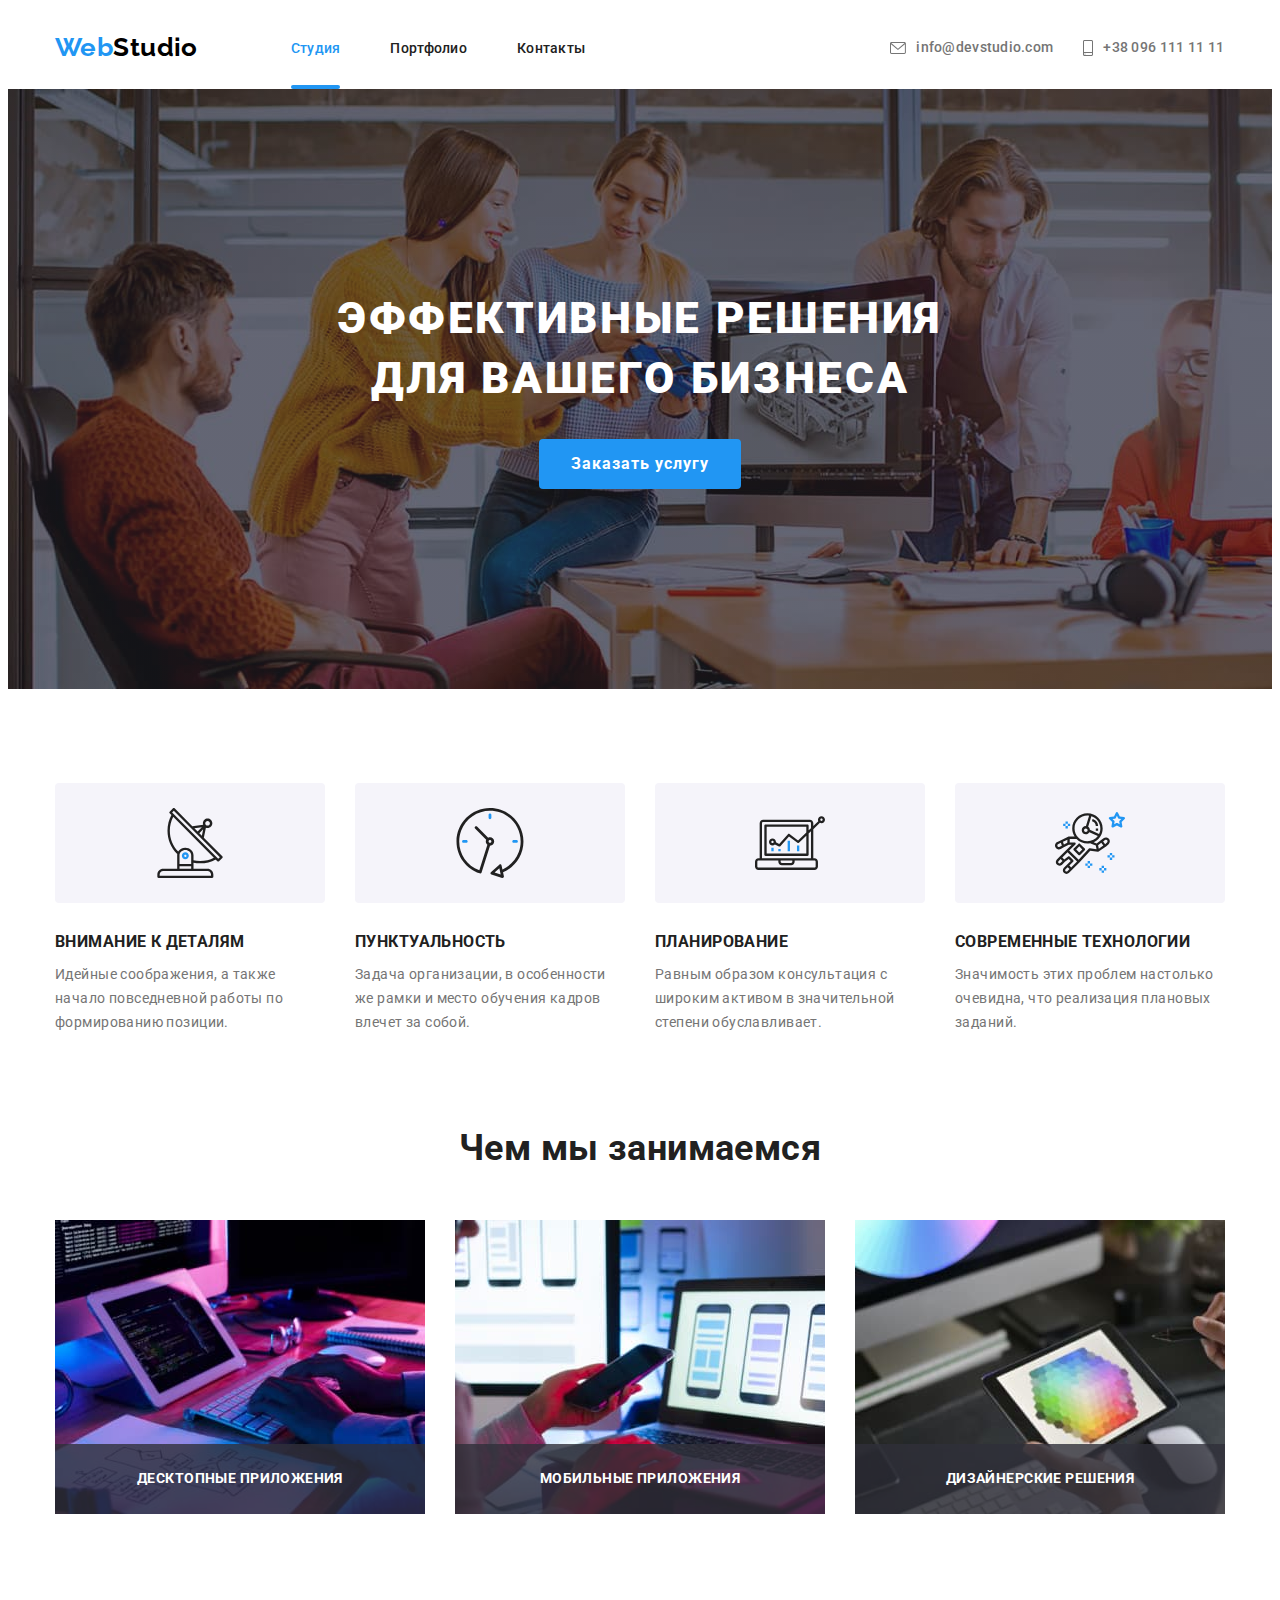
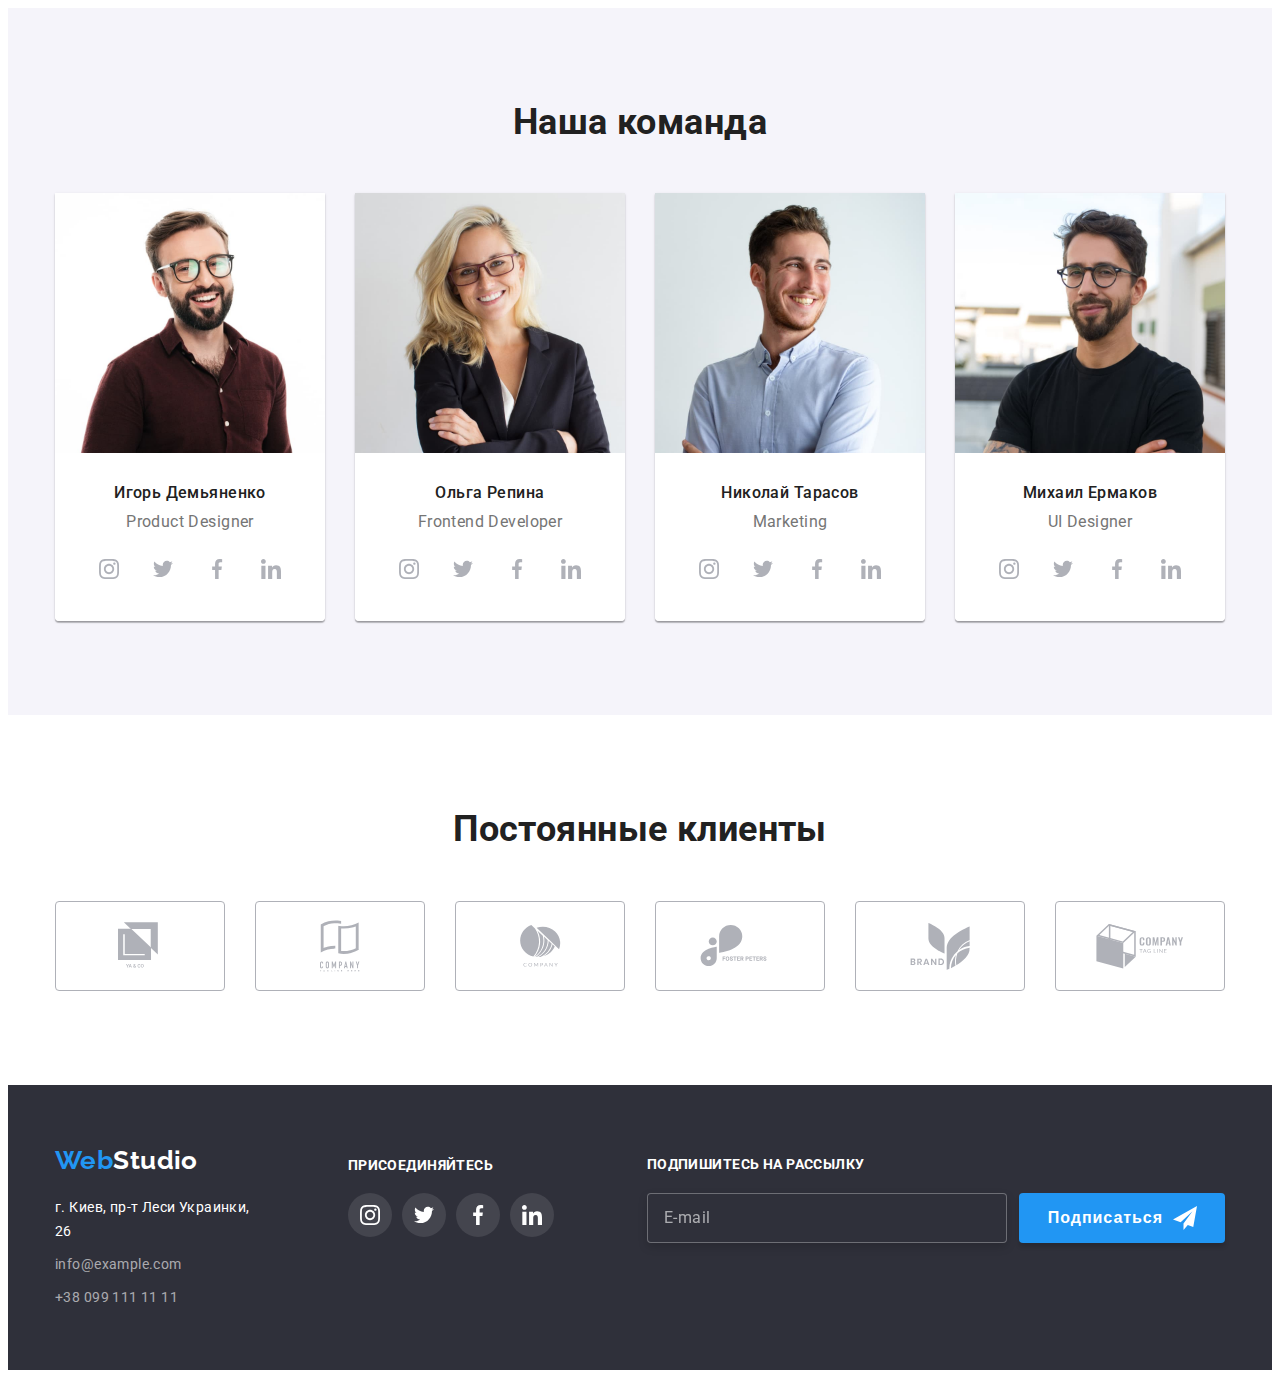
<file: index.html>
<!DOCTYPE html>
<html lang="ru">
<head>
    <link rel="stylesheet" href="https://cdnjs.cloudflare.com/ajax/libs/modern-normalize/1.0.0/modern-normalize.min.css"
      integrity="sha512-ISS7cAi1PEhQ8jnbJpJZMd29NlhNj4AWYyLOSp2CE/CsHxTCu+r+t0D2yoJudVrd0/8fTVPUVDzY5Tvli75u/g=="
      crossorigin="anonymous" />
    <meta charset="UTF-8">
    <meta name="viewport" content="width=device-width, initial-scale=1.0">
    <title>Документ</title>
    <link rel="preconnect" href="https://fonts.gstatic.com">
    <link rel="preconnect" href="https://fonts.gstatic.com">
    <link rel="preconnect" href="https://fonts.gstatic.com">
    <link href="https://fonts.googleapis.com/css2?family=Raleway:wght@700&family=Roboto:wght@400;500;700;900&display=swap"
      rel="stylesheet">
    <link rel="stylesheet" href="./css/style.css">
  </head>
<body>
   <header class="header">
    <div class="container">
    <nav class="nav">
      <a class="logo" href="./index.html"><span class="logo-part-one">Web</span><span class="logo-part-two difference">Studio</span></a>
      <ul class="site-nav">
            <li class="item"><a class="nav-link current" href="./index.html">Студия</a></li>
            <div class="current-page-line"></div>
            <li class="item"><a class="nav-link" href="./portfolio.html">Портфолио</a></li>
            <li class="item"><a class="nav-link" href="">Контакты</a></li>
        </ul>
        </nav>
        <ul class="adress-container">
            <li class="adress"><a class="adress difference" href="mailto:info@devstudio.com"><svg class="icon-envelope" width="16" height="12"><use href="./images/icons.svg#icon-envelope"></use></svg>info@devstudio.com</a></li>
            <li class="adress"><a class="adress difference" href="tel:+380991111111"><svg class="icon-smartphone" width="10" height="16">
              <use href="./images/icons.svg#icon-smartphone"></use>
            </svg>+38 096 111 11 11</a></li>
        </ul>
        </div>
   </header> 
   <!-- Hero -->
   <main>
       <section class="hero">
        <div class="container">
           <h1 class="hero-title">Эффективные решения для вашего бизнеса</h1>
   <!-- button --> 
           <button class="button" data-modal-open>Заказать услугу</button>
       </div>
          </section>
   <!-- Advantages -->
        <section class="advantages-section">
          <div class="container">
            <h2 class="visually-hidden"></h2>
               <ul class="advantages">
                   <li class="item">
                     <div class="advantages-icons"><svg width="70" height="70"><use href="./images/icons.svg#icon-antenna"></use></svg></div>
                    <h3 class="advantages-title">Внимание к деталям</h3>
                      <p class="advantages-text">
                        Идейные соображения, а также начало повседневной работы по формированию позиции.
                      </p>
                   </li>
                   <li class="item">
                    <div class="advantages-icons"><svg width="70" height="70">
                        <use href="./images/icons.svg#icon-clock"></use>
                      </svg></div>
                    <h3 class="advantages-title">Пунктуальность</h3>
                      <p class="advantages-text">
                        Задача организации, в особенности же рамки и место обучения кадров влечет за собой.                      
                      </p>
                   </li>
                    <li class="item">
                      <div class="advantages-icons"><svg width="70" height="70">
                          <use href="./images/icons.svg#icon-diagram"></use>
                        </svg></div>
                      <h3 class="advantages-title">Планирование</h3>
                        <p class="advantages-text">
                         Равным образом консультация с широким активом в значительной степени обуславливает.
                        </p>
                    </li>
                    <li class="item">
                      <div class="advantages-icons"><svg width="70" height="70">
                          <use href="./images/icons.svg#icon-astronaut"></use>
                        </svg></div>
                      <h3 class="advantages-title">Современные технологии</h3>
                        <p class="advantages-text">
                          Значимость этих проблем настолько очевидна, что реализация плановых заданий.
                        </p>
                    </li>
               </ul>
              </div>
        </section>
  <!-- What we do -->
        <section class="features-container">
          <div class="container">
            <h2 class="features-title">Чем мы занимаемся</h2>
             <ul class="features-list">
                 <li class="features-photos">
                     <a href="">
                     <div class="features-overlay">
                     <img src="images/img.jpg"
                     alt="laptop on the desk" width="370"/>
                    <p class="features-info">Десктопные приложения</p>
                    </div>
                    </a>
                 </li>
                 <li class="features-photos">
                     <a href="">
                      <div class="features-overlay">
                     <img src="images/img-2.jpg"
                     alt="a mobile phone in hand" width="370"/>
                    <p class="features-info">Мобильные приложения</p>
                    </div>
                    </a>
                
                 </li>
                 <li class="features-photos">
                     <a href="">
                      <div class="features-overlay">
                     <img src="images/img-3.jpg"
                    alt="a tablet in hand" width="370"/>
                    <p class="features-info">Дизайнерские решения</p>
                    </div>
                    </a>
                 </li>
             </ul>
            </div>
        </section>
 <!-- Our team -->
        <section class="team">
          <div class="container">
            <h2 class="team-title">Наша команда</h2>
              <ul class="team-list">
                  <li class="team-photos">
                    <a href=""><img src="images/img-4.jpg" alt="фото Игоря Демьяненко" width="270"/></a>
                       <div class="caption"><h3 class="team-names">Игорь Демьяненко</h3>
                       <p class="position">Product Designer</p>
                         <ul class="social-list">
                         <li class="social-items"><a class="social-links" href=""><svg class="icon-size"><use href="./images/icons.svg#icon-instagram"></use></svg></a></li>
                        <li class="social-items"><a class="social-links" href=""><svg class="icon-size"><use href="./images/icons.svg#icon-twitter"></use></svg></a></li>
                          <li class="social-items"><a class="social-links" href=""><svg class="icon-size"><use href="./images/icons.svg#icon-facebook"></use></svg></a></li>
                            <li class="social-items"><a class="social-links" href=""><svg class="icon-size"><use href="./images/icons.svg#icon-linkedin"></use></svg></a></li>
                         </ul>
                        </div>
                  </li>
                  <li class="team-photos">
                    <a href="">
                        <img src="images/img-5.jpg"
                       alt="фото Ольги Репиной" width="270"/>
                    </a>
                    <div class="caption">
                       <h3 class="team-names">Ольга Репина</h3>
                       <p class="position">Frontend Developer</p>
                      <ul class="social-list">
                        <li class="social-items"><a class="social-links" href=""><svg class="icon-size">
                              <use href="./images/icons.svg#icon-instagram"></use>
                            </svg></a></li>
                        <li class="social-items"><a class="social-links" href=""><svg class="icon-size">
                              <use href="./images/icons.svg#icon-twitter"></use>
                            </svg></a></li>
                        <li class="social-items"><a class="social-links" href=""><svg class="icon-size">
                              <use href="./images/icons.svg#icon-facebook"></use>
                            </svg></a></li>
                        <li class="social-items"><a class="social-links" href=""><svg class="icon-size">
                              <use href="./images/icons.svg#icon-linkedin"></use>
                            </svg></a></li>
                      </ul>
                      </div>
                  </li>
                  <li class="team-photos">
                    <a href="">
                        <img src="images/img-6.jpg"
                        alt="фото Николая Тарасова" width="270"/>
                     </a>
                     <div class="caption">
                       <h3 class="team-names">Николай Тарасов</h3>
                       <p class="position">Marketing</p>
                      <ul class="social-list">
                        <li class="social-items"><a class="social-links" href=""><svg class="icon-size">
                              <use href="./images/icons.svg#icon-instagram"></use>
                            </svg></a></li>
                        <li class="social-items"><a class="social-links" href=""><svg class="icon-size">
                              <use href="./images/icons.svg#icon-twitter"></use>
                            </svg></a></li>
                        <li class="social-items"><a class="social-links" href=""><svg class="icon-size">
                              <use href="./images/icons.svg#icon-facebook"></use>
                            </svg></a></li>
                        <li class="social-items"><a class="social-links" href=""><svg class="icon-size">
                              <use href="./images/icons.svg#icon-linkedin"></use>
                            </svg></a></li>
                      </ul>
                      </div>
                  </li>
                  <li class="team-photos">
                    <a href="">
                        <img src="images/img-7.jpg"
                        alt="фото Михаила Ермакова" width="270"/>
                    </a>
                    <div class="caption">
                        <h3 class="team-names">Михаил Ермаков</h3>
                        <p class="position">UI Designer</p>
                        <ul class="social-list">
                          <li class="social-items"><a class="social-links" href=""><svg class="icon-size">
                                <use href="./images/icons.svg#icon-instagram"></use>
                              </svg></a></li>
                          <li class="social-items"><a class="social-links" href=""><svg class="icon-size">
                                <use href="./images/icons.svg#icon-twitter"></use>
                              </svg></a></li>
                          <li class="social-items"><a class="social-links" href=""><svg class="icon-size">
                                <use href="./images/icons.svg#icon-facebook"></use>
                              </svg></a></li>
                          <li class="social-items"><a class="social-links" href=""><svg class="icon-size">
                                <use href="./images/icons.svg#icon-linkedin"></use>
                              </svg></a></li>
                        </ul>
                        </div>
                 </li>
              </ul>
              </div>
        </section>

<!-- clients section -->
<section class="clients-section">
  <div class="container">
    <h2 class="clients-title">Постоянные клиенты</h2>
    <ul class="clients-list">
      <li class="clients-item"><a class="logo-link" href="#"><svg width="44" height="49" class="logos"><use href="./images/icons.svg#icon-logo-1"></use></svg></a></li>
      <li class="clients-item"><a class="logo-link" href="#"><svg width="40" height="52" class="logos"><use href="./images/icons.svg#icon-logo-2"></use></svg></a></li>
      <li class="clients-item"><a class="logo-link" href="#"><svg width="41" height="42" class="logos"><use href="./images/icons.svg#icon-logo-3"></use></svg></a></li>
      <li class="clients-item"><a class="logo-link" href="#"><svg width="80" height="42" class="logos"><use href="./images/icons.svg#icon-logo-4"></use></svg></a></li>
      <li class="clients-item"><a class="logo-link" href="#"><svg width="60" height="47" class="logos"><use href="./images/icons.svg#icon-logo-5"></use></svg></a></li>
      <li class="clients-item"><a class="logo-link" href="#"><svg width="88" height="45" class="logos"><use href="./images/icons.svg#icon-logo-6"></use></svg></a></li>
    </ul>
  </div>
</section>
   </main>
   <!-- footer -->
   <footer class="footer">
   <div class="container"> 
<div class="footer-set">
<div class="footer-blocks">
    <div class="footer-nav">
       <ul class="footer-list">
          <li><a class="logo-footer" href="./index.html"><span class="logo-part-one-footer">Web</span><span class="logo-part-two-footer difference">Studio</span></a></li>
          <li><address class="adress-footer">г. Киев, пр-т Леси Украинки, 26</address></li>
          <li class="adress-bottom"><a class="contacts-footer difference" href="mailto:info@example.com">info@example.com</a></li>
          <li class="adress-bottom"><a class="contacts-footer difference" href="tel:+380991111111">+38 099 111 11 11</a></li>
     </ul>
    </div>
    <div class="footer-join">
      <p class="join">присоединяйтесь</p>
      <ul class="footer-links-list">
        <li class="footer-items"><a class="social-link" href=""><svg class="icons-size">
              <use href="./images/icons.svg#icon-instagram"></use>
            </svg></a></li>
        <li class="footer-items"><a class="social-link" href=""><svg class="icons-size">
              <use href="./images/icons.svg#icon-twitter"></use>
            </svg></a></li>
        <li class="footer-items"><a class="social-link" href=""><svg class="icons-size">
              <use href="./images/icons.svg#icon-facebook"></use>
            </svg></a></li>
        <li class="footer-items"><a class="social-link" href=""><svg class="icons-size">
              <use href="./images/icons.svg#icon-linkedin"></use>
            </svg></a></li>
      </ul>
    </div>
</div>
  <div class="form-field-footer">
    <p class="subscribe">Подпишитесь на рассылку</p>
    <ul class="form-button-footer">
        <li><input type="email" name="email" id="user_email-footer" placeholder="E-mail" /></li>
        <li><button class="submit-button-footer" type="submit">Подписаться<svg width="24" height="24" class="footer-subscribe-icon">
          <use href="./images/icons.svg#icon-icon-send"></use>
        </svg></button></li>
    </ul>
  </div>
  </div>
    </div>
   </footer>
<!-- modal window -->
<div class="backdrop is-hidden" data-modal>
  <div class="modal">
    <button class="modal-button" data-modal-close><svg class="modal-close" width="11" height="11">
      <use href="./images/icons.svg#icon-close"></use>
    </svg></button>
    <h2 class="modal-title">Оставьте свои данные, мы вам перезвоним</h2>
    <form name="signup_form" autocomplete="off" novalidate>
      
      <div class="form-field">
        <label for="user_name">Имя</label>
        <div class="input-field"><input type="name" name="name" id="user_name" class="modal-input" />
        <svg class="name-icon" width="18" height="18">
        <use href="./images/icons.svg#icon-person-black"></use>
      </svg></div>
      </div>


      <div class="form-field">
        <label for="user-phone">Телефон</label>
        <div class="input-field"><input type="tel" name="tel" id="user-phone" class="modal-input" /><svg class="name-icon" width="18" height="18">
          <use href="./images/icons.svg#icon-phone-black"></use>
        </svg></div>
      </div>

      <div class="form-field">
        <label for="user_email">Почта</label>
        <div class="input-field">
          <input type="email" name="email" id="user_email" class="modal-input" />
          <svg class="name-icon" width="18" height="18">
<use href="./images/icons.svg#icon-email-black"></use></svg>
        </div>
      </div>

      <div class="form-field">
        <label for="comment">Комментарий</label>
        <textarea type="comment" name="comment" id="comment" rows="7" class="modal-input" placeholder="Введите текст"></textarea>
      </div>
<div class="policy-line">
  <label class="policy-label">
    <input type="checkbox" name="policy" class="old-checkbox visually-hidden" />
    <div class="checkbox"></div>
    <div class="policy-text">Соглашаюсь с рассылкой и принимаю <a class="policy-link" href="">Условия договора</a></div>
  </label>
</div>

      <button class="submit-button" type="submit">Отправить</button>
    </form>
  </div>
</div>
<script src="./js/modal.js"></script>
</body>
</html>
</file>
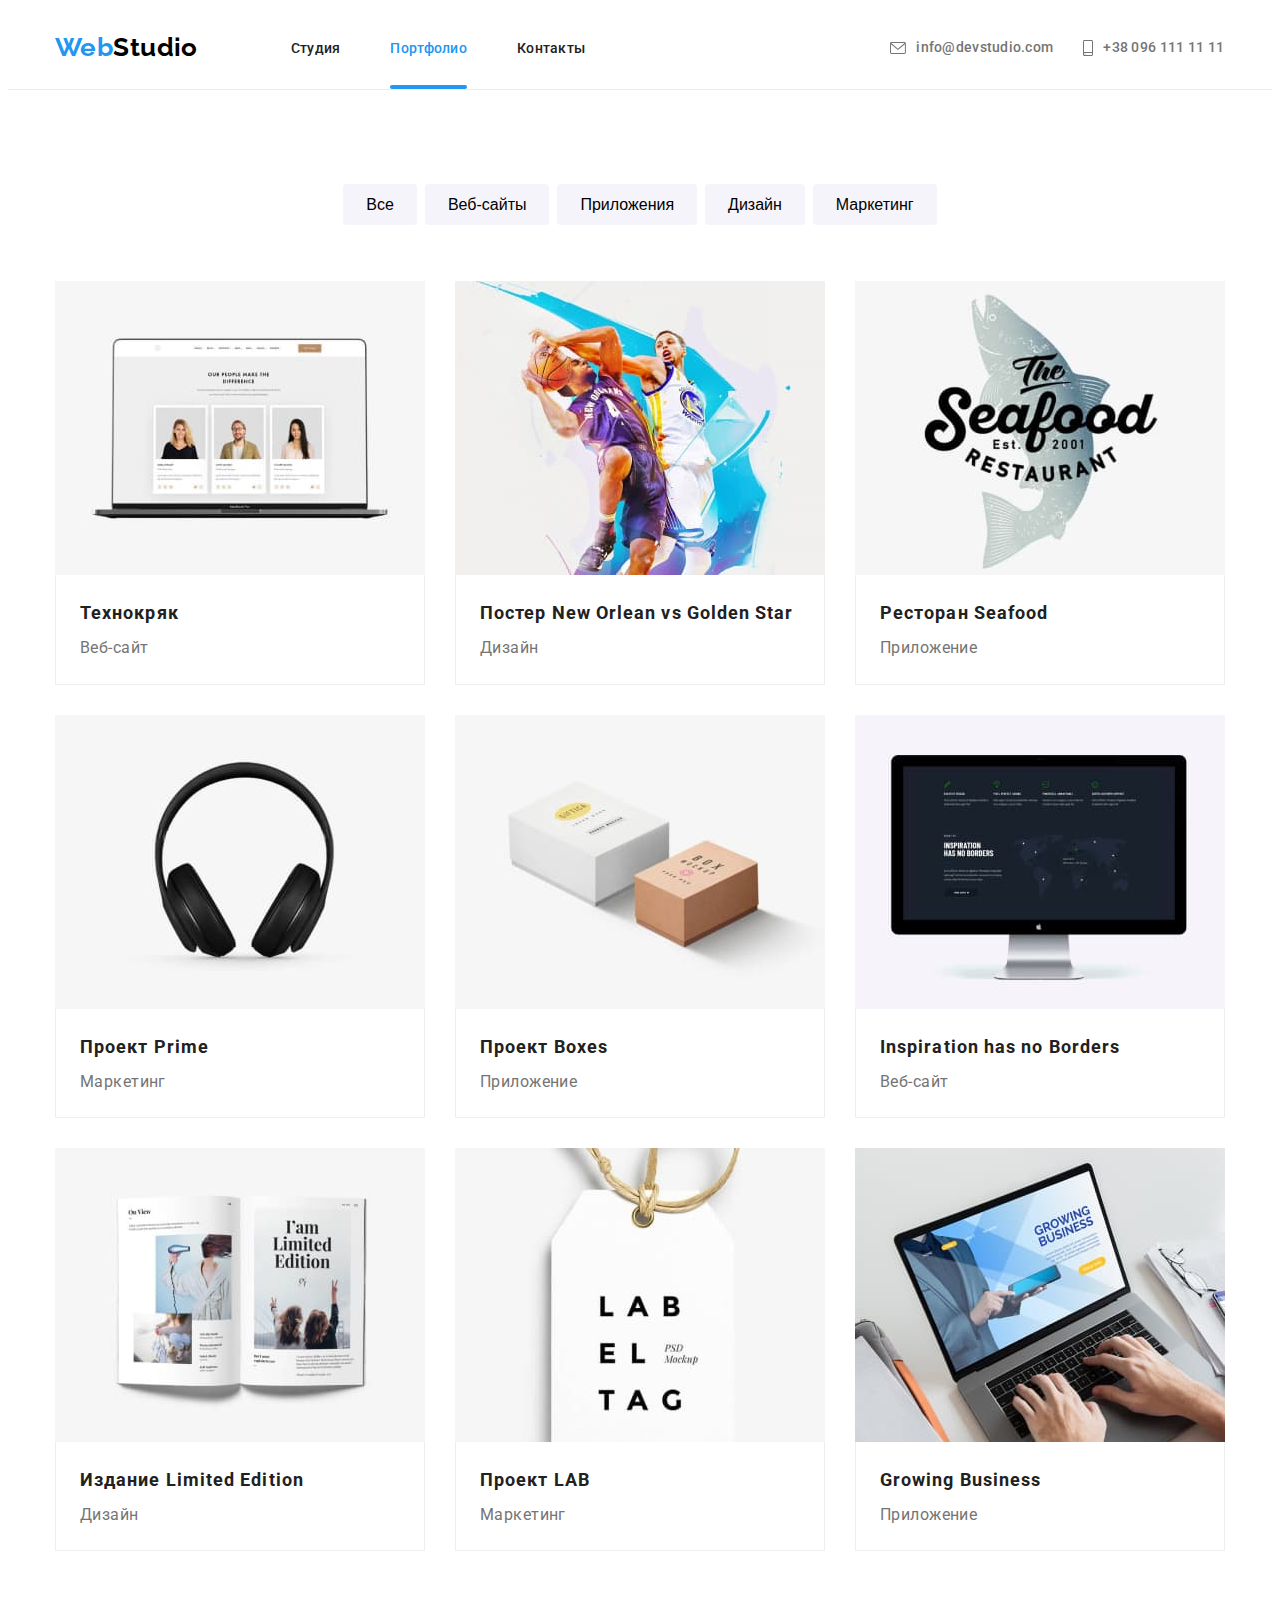
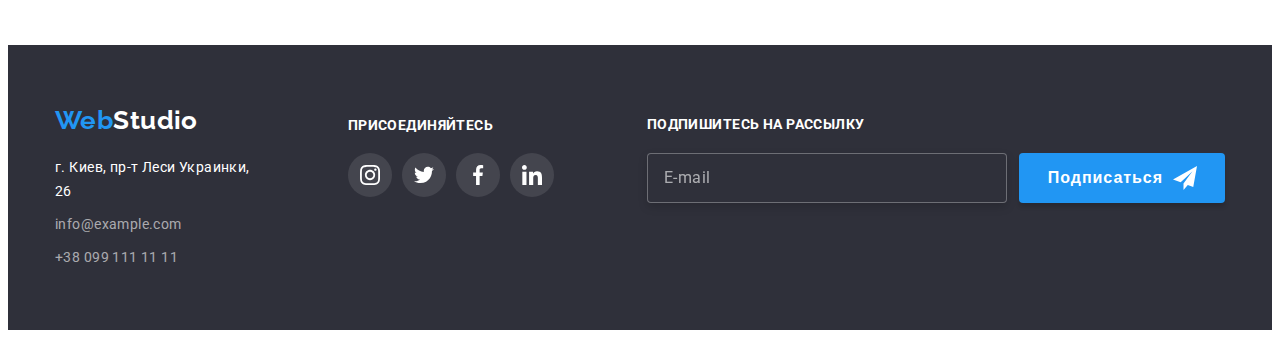
<file: portfolio.html>
<!DOCTYPE html>
<html lang="ru">

<head>
    <link rel="stylesheet" href="https://cdnjs.cloudflare.com/ajax/libs/modern-normalize/1.0.0/modern-normalize.min.css"
        integrity="sha512-ISS7cAi1PEhQ8jnbJpJZMd29NlhNj4AWYyLOSp2CE/CsHxTCu+r+t0D2yoJudVrd0/8fTVPUVDzY5Tvli75u/g=="
        crossorigin="anonymous" />
    <meta charset="UTF-8">
    <meta name="viewport" content="width=device-width, initial-scale=1.0">
    <title>Портфолио</title>
    <link rel="preconnect" href="https://fonts.gstatic.com">
    <link href="https://fonts.googleapis.com/css2?family=Raleway:wght@700&family=Roboto:wght@400;500;700;900&display=swap"
    rel="stylesheet">
    <link rel="stylesheet" href="./css/style.css">
</head>
<body>
<header class="header header-portfolio">
    <div class="container">
    <nav class="nav">
        <a class="logo" href="./index.html"><span class="logo-part-one">Web</span><span
                class="logo-part-two difference">Studio</span></a>
        <ul class="site-nav">
            <li class="item"><a class="nav-link" href="./index.html">Студия</a></li>
            <li class="item"><a class="nav-link current" href="./portfolio.html">Портфолио</a></li>
            <li class="item"><a class="nav-link" href="">Контакты</a></li>
        </ul>
    </nav>
    <ul class="adress-container">
        <li class="adress"><a class="adress difference" href="mailto:info@devstudio.com"><svg class="icon-envelope" width="16"
                    height="12">
                    <use href="./images/icons.svg#icon-envelope"></use>
                </svg>info@devstudio.com</a></li>
        <li class="adress"><a class="adress difference" href="tel:+380991111111"><svg class="icon-smartphone" width="10"
                    height="16">
                    <use href="./images/icons.svg#icon-smartphone"></use>
                </svg>+38 096 111 11 11</a></li>
    </ul>
    </div>
</header>
<main>
    <section class="portfolio-section">
        <div class="container">
        <h1 class="visually-hidden"></h1>
        <div class="buttons-container">
          <ul class="buttons">
            <li class="item"><button type="button" class="button-portfolio">Все</button></li>
            <li class="item"><button type="button" class="button-portfolio">Веб-сайты</button></li>
            <li class="item"><button type="button" class="button-portfolio">Приложения</button></li>
            <li class="item"><button type="button" class="button-portfolio">Дизайн</button></li>
            <li class="item"><button type="button" class="button-portfolio">Маркетинг</button></li>
           </ul>
        </div>
            <ul class="portfolio-photos">
                <li class="portfolio-list">
                    <a class="portfolio-link" href=""> 
                    <div class="portfolio-info">
                    <img src="images/img-8.jpg" alt="фото макбука" width="370" />
                    <div class="portfolio-overlay"><p>Технокряк это современная площадка распространения коронавируса. Компании используют эту платформу для цифрового
                    шпионажа и атак на защищённые сервера конкурентов.</p></div>
                    </div>
                    <div class="fortfolio-set">
                    <h3 class="portfolio-title">Технокряк</h3>
                    <p class="portfolio-text">Веб-сайт</p>
                    </div>
                    </a>
                </li>
                <li class="portfolio-list">
                    <a class="portfolio-link" href="">
                        <div class="portfolio-info">
                    <img src="images/img-9.jpg" alt="фото двух спортсменов" width="370" />
                <div class="portfolio-overlay">
                    <p>Технокряк это современная площадка распространения коронавируса. Компании используют эту платформу для цифрового
                        шпионажа и атак на защищённые сервера конкурентов.</p></div>
                </div>
                    <div class="fortfolio-set">
                      <h3 class="portfolio-title">Постер New Orlean vs Golden Star</h3>
                      <p class="portfolio-text">Дизайн</p>
                    </div>
                    </a>
                </li>
                <li class="portfolio-list">
                    <a class="portfolio-link" href="">
                    <div class="portfolio-info">
                    <img src="images/img-10.jpg" alt="постер ресторана Seafood" width="370" />
                    <div class="portfolio-overlay">
                    <p>Технокряк это современная площадка распространения коронавируса. Компании используют эту платформу для цифрового
                            шпионажа и атак на защищённые сервера конкурентов.</p></div>
                    </div>
                    <div class="fortfolio-set">
                    <h3 class="portfolio-title">Ресторан Seafood</h3>
                    <p class="portfolio-text">Приложение</p>
                </div>
                </a>
                </li>
                <li class="portfolio-list">
                    <a class="portfolio-link" href="">
                    <div class="portfolio-info">
                    <img src="images/img-11.jpg" alt="фото наушников" width="370" />
                    <div class="portfolio-overlay">
                    <p>Технокряк это современная площадка распространения коронавируса. Компании используют эту платформу для цифрового шпионажа и атак на защищённые сервера конкурентов.</p></div>
                    </div>
                    <div class="fortfolio-set">
                    <h3 class="portfolio-title">Проект Prime</h3>
                    <p class="portfolio-text">Маркетинг</p>
                    </div>
                    </a>
                </li>
                <li class="portfolio-list">
                    <a class="portfolio-link" href="">
                    <div class="portfolio-info">
                    <img src="images/img-12.jpg" alt="фото коробок" width="370" />
                    <div class="portfolio-overlay"><p>Технокряк это современная площадка распространения коронавируса. Компании используют эту платформу для цифрового
                    шпионажа и атак на защищённые сервера конкурентов.</p></div>
                    </div>
                    <div class="fortfolio-set">
                    <h3 class="portfolio-title">Проект Boxes</h3>
                    <p class="portfolio-text">Приложение</p>
                    </div>
                    </a>
                </li>
                <li class="portfolio-list">
                    <a class="portfolio-link" href="">
                    <div class="portfolio-info">
                    <img src="images/img-13.jpg" alt="фото монитора" width="370" />
                    <div class="portfolio-overlay"><p>Технокряк это современная площадка распространения коронавируса. Компании используют эту платформу для цифрового
                    шпионажа и атак на защищённые сервера конкурентов.</p></div>
                    </div>
                    <div class="fortfolio-set">
                    <h3 class="portfolio-title">Inspiration has no Borders</h3>
                    <p class="portfolio-text">Веб-сайт</p>
                </div>
                </a>
                </li>
                <li class="portfolio-list">
                    <a class="portfolio-link" href="">
                    <div class="portfolio-info">
                    <img src="images/img-14.jpg" alt="фото разворота журнала" width="370" />
                    <div class="portfolio-overlay"><p>Технокряк это современная площадка распространения коронавируса. Компании используют эту платформу для цифрового
                    шпионажа и атак на защищённые сервера конкурентов.</p></div>
                    </div>
                    <div class="fortfolio-set">
                    <h3 class="portfolio-title">Издание Limited Edition</h3>
                    <p class="portfolio-text">Дизайн</p>
                    </div>
                    </a>
                </li>
                <li class="portfolio-list">
                    <a class="portfolio-link" href="">
                    <div class="portfolio-info">
                    <img src="images/img-15.jpg" alt="фото белого тега" width="370" />
                    <div class="portfolio-overlay"><p>Технокряк это современная площадка распространения коронавируса. Компании используют эту платформу для цифрового
                    шпионажа и атак на защищённые сервера конкурентов.</p></div>
                    </div>
                    <div class="fortfolio-set">
                    <h3 class="portfolio-title">Проект LAB</h3>
                    <p class="portfolio-text">Маркетинг</p>
                    </div>
                    </a>
                </li>
                <li class="portfolio-list">
                    <a class="portfolio-link" href="">
                    <div class="portfolio-info">                
                    <img src="images/img-16.jpg" alt="фото рук печатающих на ноутбуке" width="370" />
                    <div class="portfolio-overlay"><p>Технокряк это современная площадка распространения коронавируса. Компании используют эту платформу для цифрового
                    шпионажа и атак на защищённые сервера конкурентов.</p></div>
                    </div>
                    <div class="fortfolio-set">
                    <h3 class="portfolio-title">Growing Business</h3>
                    <p class="portfolio-text">Приложение</p>
                    </div>
                    </a>
                </li>
            </ul>
            </div>
        </section>
</main>
<footer class="footer">
    <div class="container">
<div class="footer-set">
        <div class="footer-blocks">
            <div class="footer-nav">
                <ul class="footer-list">
                    <li><a class="logo-footer" href="./index.html"><span class="logo-part-one-footer">Web</span><span
                                class="logo-part-two-footer difference">Studio</span></a></li>
                    <li>
                        <address class="adress-footer">г. Киев, пр-т Леси Украинки, 26</address>
                    </li>
                    <!-- <ul class="footer-list">    -->
                    <li class="adress-bottom"><a class="contacts-footer difference"
                            href="mailto:info@example.com">info@example.com</a></li>
                    <li class="adress-bottom"><a class="contacts-footer difference" href="tel:+380991111111">+38 099 111
                            11 11</a></li>
                </ul>
            </div>

            <div class="footer-join">
                <p class="join">присоединяйтесь</p>
                <ul class="footer-links-list">
                    <li class="footer-items"><a class="social-link" href=""><svg class="icons-size">
                                <use href="./images/icons.svg#icon-instagram"></use>
                            </svg></a></li>
                    <li class="footer-items"><a class="social-link" href=""><svg class="icons-size">
                                <use href="./images/icons.svg#icon-twitter"></use>
                            </svg></a></li>
                    <li class="footer-items"><a class="social-link" href=""><svg class="icons-size">
                                <use href="./images/icons.svg#icon-facebook"></use>
                            </svg></a></li>
                    <li class="footer-items"><a class="social-link" href=""><svg class="icons-size">
                                <use href="./images/icons.svg#icon-linkedin"></use>
                            </svg></a></li>
                </ul>
            </div>
        </div>

<div class="form-field-footer">
    <p class="subscribe">Подпишитесь на рассылку</p>
    <ul class="form-button-footer">
        <li><input type="email" name="email" id="user_email-footer" placeholder="E-mail" /></li>
        <li><button class="submit-button-footer" type="submit">Подписаться<svg width="24" height="24"
                    class="footer-subscribe-icon">
                    <use href="./images/icons.svg#icon-icon-send"></use>
                </svg></button></li>
    </ul>
</div>


</div>
    </div>
</footer>
</body>
</html>
</file>
<file: css/style.css>
*,
*::before,
*::after {
  box-sizing: border-box;
}

:root {
  --white-color: #ffffff;
  --title-color: #212121;
  --main-text-color: #757575;
  --accent-color: #2196f3;
  --logo-part-two-color: #000000;
  --footer-background-color: #2f303a;
  --button-background: #f5f4fa;
  --hero-background: #c4c4c4;
  --hero-gradient: rgba(47, 48, 58, 0.4);
  --social-media: #afb1b8;
  --footer-links-background: rgba(255, 255, 255, 0.1);
}

a {
  text-decoration: none;
  color: inherit;
}

ul {
  list-style: none;
  margin: 0px;
  padding: 0px;
}

body {
  font-family: "Roboto", sans-serif;
  font-weight: 400;
  font-size: 14px;
  letter-spacing: 0.03em;
  background-color: var(--white-color);
  color: var(--title-color);
}

img {
  display: block;
  max-width: 100%;
  height: auto;
}

textarea {
  resize: none;
}

.container {
  width: 1200px;
  margin-left: auto;
  margin-right: auto;
  padding-left: 15px;
  padding-right: 15px;
}

.header > .container {
  display: flex;
  align-items: center;
}

/* logo */

.logo {
  margin: 24px 93px 25px 0px;
  border: 0px;
}

.logo-part-one,
.logo-part-one-footer,
.logo-part-two {
  font-family: "Raleway", sans-serif;
  font-weight: 700;
  font-size: 26px;
  line-height: 1.19;
  color: var(--accent-color);
}

.logo-part-two.difference {
  color: var(--logo-part-two-color);
}

/* nav */

.nav {
  display: inline-block;
  display: flex;
  padding: 0px;
}
.site-nav {
  display: inline-block;
  display: flex;
  margin: 32px 305px 32px 0px;
  padding: 0px;
  border: 0px;
}

.site-nav > .item:not(:last-child) {
  margin-right: 50px;
}

.adress-container {
  display: flex;
  justify-content: center;
  align-items: center;
  margin: 32px 0px 32px 0px;
  padding: 0px;
}

.icon-envelope,
.icon-smartphone {
  margin: 0px 10px 0px 0px;
  fill: currentColor;
}

.adress {
  display: flex;
  align-items: center;
}

.adress-container > .adress:not(:last-child) {
  margin-right: 30px;
  padding: 0px;
}

.nav-link,
.adress {
  font-weight: 500;
  line-height: 1.14;
  letter-spacing: 0.02em;
  color: var(--title-color);
  transition-property: color;
  transition: color 250ms cubic-bezier(0.4, 0, 0.2, 1);
}

.nav-link:hover,
.nav-link:focus {
  color: var(--accent-color);
}

.adress.difference {
  color: var(--main-text-color);
}
.adress:hover,
.adress:focus {
  color: var(--accent-color);
}

.nav-link {
  position: relative;
}

.nav-link.current {
  color: var(--accent-color);
}

.nav-link.current::after {
  content: "";
  display: block;
  position: absolute;
  padding: 0;
  margin-top: 28.5px;
  width: 100%;
  height: 4px;
  background-color: var(--accent-color);
  border-radius: 2px;
}

/* hero */

.hero {
  padding-top: 200px;
  padding-bottom: 200px;
  max-width: 1600px;
  height: 600px;
  margin-left: auto;
  margin-right: auto;
  background-color: var(--hero-background);
  background-image: linear-gradient(
      to right,
      var(--hero-gradient),
      var(--hero-gradient)
    ),
    url(../images/hero.jpg);
  background-repeat: no-repeat;
  background-position: cover;
}

.hero-title {
  margin-top: 0px;
  margin-bottom: 30px;
  margin-left: 250px;
  margin-right: 250px;

  font-weight: 900;
  font-size: 44px;
  line-height: 1.36;
  text-align: center;
  letter-spacing: 0.06em;
  text-transform: uppercase;
  color: var(--white-color);
}

/* button */

.button {
  display: inline-block;
  display: flex;
  padding: 10px 32px;
  border: none;
  border-radius: 4px;
  margin-left: auto;
  margin-right: auto;
  margin-top: 0px;
  font: inherit;
  cursor: pointer;

  font-weight: 700;
  font-size: 16px;
  line-height: 1.88;
  align-items: center;
  text-align: center;
  letter-spacing: 0.06em;
  color: var(--white-color);
  background-color: var(--accent-color);
}

/* advantages */

.advantages-section {
  padding: 94px 0px 94px;
}

.visually-hidden {
  position: absolute;
  clip: rect (0 0 0 0);
  width: 1px;
  height: 1px;
  margin: -1px;
}

.advantages {
  display: inline-block;
  display: flex;
  padding: 0px;
}

.advantages > .item:not(:last-child) {
  margin-right: 30px;
}

.advantages-icons {
  display: inline-block;
  width: 270px;
  height: 120px;
  background-color: var(--button-background);
  margin-bottom: 30px;
  padding: 25px 100px;
  border-radius: 4px;
}

.advantages-title {
  padding: 0px;
  margin-top: 0px;
  margin-bottom: 10px;
  font-weight: 700;
  line-height: 1.14;
  text-transform: uppercase;
}

.advantages-text {
  padding: 0px;
  margin-top: 0px;
  margin-bottom: 0px;
  line-height: 1.72;
  color: var(--main-text-color);
}

/* what we do */
.features-container {
  padding-bottom: 94px;
}

.features-title {
  margin: 0px 0px 50px;
}

.features-list {
  display: inline-block;
  display: flex;
  margin-left: 0px;
  margin-right: 0px;
  padding-bottom: 0px;
}

.features-list > .features-photos:not(:last-child) {
  margin-right: 30px;
}

.features-title,
.team-title,
.clients-title {
  font-weight: 700;
  font-size: 36px;
  line-height: 1.16;
  text-align: center;
}

.features-overlay {
  position: relative;
}

.features-overlay > .features-info {
  position: absolute;
  width: 100%;
  height: 70px;
  bottom: 0;
  left: 0;
  background-color: rgba(47, 48, 58, 0.8);
}

.features-info {
  margin: 0;
  padding-top: 27px;
  padding-bottom: 27px;
  align-items: center;
  text-align: center;
  font-weight: bold;
  line-height: 1.14;
  text-transform: uppercase;
  color: var(--white-color);
}

/* team */
.team {
  padding-top: 94px;
  padding-bottom: 94px;
  background-color: var(--button-background);
}

.team-title {
  margin-top: 0px;
  margin-bottom: 50px;
}

.team-list {
  display: inline-block;
  display: flex;
}

.team-photos {
  box-shadow: 0px 1px 3px rgba(0, 0, 0, 0.12), 0px 1px 1px rgba(0, 0, 0, 0.14),
    0px 2px 1px rgba(0, 0, 0, 0.2);
  border-radius: 0px 0px 4px 4px;
}

.caption {
  width: 270px;
  background-color: var(--white-color);
  margin: 0px;
  padding-top: 30px;
  padding-bottom: 30px;
  border: none;
  border-radius: 0px 0px 4px 4px;
}

.team-list > .team-photos:not(:first-child) {
  margin-left: 30px;
}

.team-names {
  text-align: center;
  margin: 0px 0px 10px 0px;
  font-weight: 500;
  font-size: 16px;
  line-height: 1.19;
}

.position {
  margin: 0px;
  font-size: 16px;
  line-height: 1.19;
  text-align: center;
  color: var(--main-text-color);
}

/* social links */
.social-list {
  display: flex;
  justify-content: center;
  align-items: center;
  margin: 16px 32px 0px;
}

.social-list > .social-items:not(:last-child) {
  margin-right: 10px;
}

.social-links {
  display: inline-flex;
  justify-content: center;
  align-items: center;
  width: 44px;
  height: 44px;
  border-radius: 50%;
  color: var(--social-media);
  transition-property: color, background-color;
  transition: color 250ms cubic-bezier(0.4, 0, 0.2, 1),
    background-color 250ms cubic-bezier(0.4, 0, 0.2, 1);
}

.icon-size {
  width: 20px;
  height: 20px;
  fill: currentColor;
}

.social-links:hover,
.social-links:focus {
  background-color: var(--accent-color);
  color: var(--white-color);
}

/* clients */
.clients-section {
  padding: 94px 0px;
}

.clients-title {
  margin: 0px 0px 50px;
}

.clients-list {
  display: flex;
}

.clients-list > .clients-item:not(:last-child) {
  margin-right: 30px;
}

.logo-link {
  display: block;
  display: inline-flex;
  justify-content: center;
  align-items: center;
  width: 170px;
  height: 90px;
  border: 1px solid var(--social-media);
  /* box-sizing: border-box; */
  border-radius: 4px;
  background-color: var(--white-color);
  color: var(--social-media);
  transition-property: color, border-color;
  transition: color 250ms cubic-bezier(0.4, 0, 0.2, 1),
    border-color 250ms cubic-bezier(0.4, 0, 0.2, 1);
}

.logos {
  fill: currentColor;
}

.clients-item > .logo-link:hover,
.clients-item > .logo-link:focus {
  border-color: var(--accent-color);
  color: var(--accent-color);
}

/* footer */

.footer-set {
  display: flex;
}

.footer-blocks {
  display: flex;
  align-items: flex-start;
}

.footer {
  padding-top: 60px;
  padding-bottom: 60px;
  background-color: var(--footer-background-color);
}

.logo-footer {
  margin: 60px 0px 0px 0px;
  padding: 0px;
}

.logo-part-one-footer,
.logo-part-two-footer {
  font-family: "Raleway", sans-serif;
  font-weight: 700;
  font-size: 26px;
  line-height: 1.19;
  color: var(--accent-color);
}

.logo-part-two-footer.difference {
  color: var(--white-color);
}

.footer-nav {
  display: flex;
  padding: 0px;
  margin-right: 0;
}

.footer-list {
  padding: 0px 0px 0px 0px;
}

.adress-footer {
  margin: 20px 0px 9px 0px;
  padding-right: 15px;
}

.adress-footer,
.contacts-footer {
  line-height: 1.71;
  font-style: inherit;
  color: var(--white-color);
}

.adress-bottom {
  margin: 0px 0px 9px 0px;
  padding: 0px;
}

.adress-bottom:last-child {
  margin-bottom: 0px;
}

.contacts-footer.difference {
  color: rgba(255, 255, 255, 0.6);
}

/* footer links */

.footer-join {
  display: inline-block;
  margin: 0px 0px 0px 67px;
}

.join {
  display: inline-block;
  display: flex;
  font-family: inherit;
  font-weight: 700;
  line-height: 16px;
  text-transform: uppercase;
  margin: 12px 0px 20px 0px;
  padding: 0px;
  color: var(--white-color);
}

.footer-links-list {
  display: flex;
  justify-content: center;
}

.footer-links-list > .footer-items:not(:last-child) {
  margin-right: 10px;
}

.social-link {
  display: inline-flex;
  justify-content: center;
  align-items: center;
  width: 44px;
  height: 44px;
  border-radius: 50%;
  background-color: rgba(255, 255, 255, 0.1);
  color: var(--white-color);
  transition-property: background-color;
  transition: 250ms cubic-bezier(0.4, 0, 0.2, 1);
}

.icons-size {
  width: 20px;
  height: 20px;
  fill: currentColor;
}

.social-link:hover,
.social-link:focus {
  background-color: var(--accent-color);
}

/* footer subscription field */

.subscribe {
  /* display: inline-block;
  display: flex; */
  font-weight: bold;
  font-size: 14px;
  line-height: 1.14;
  text-transform: uppercase;
  color: var(--white-color);
  margin: 12px 0px 20px 93px;
  padding: 0px;
}

.form-button-footer {
  display: flex;
  justify-content: flex-end;
  padding: 0px;
  margin-left: 93px;
}

.form-button-footer input {
  width: 360px;
  height: 50px;
  outline: none;
  border: 1px solid rgba(255, 255, 255, 0.3);
  box-sizing: border-box;
  background-color: var(--footer-background-color);
  color: rgba(255, 255, 255, 0.6);
  filter: drop-shadow(0px 4px 4px rgba(0, 0, 0, 0.15));
  border-radius: 4px;
  padding-left: 16px;
}

.form-button-footer input::placeholder {
  font-family: Roboto;
  font-weight: normal;
  font-size: 16px;
  line-height: 1.25;
  letter-spacing: 0.03em;
  /* padding-left: 16px; */
  letter-spacing: 0.03em;
  color: rgba(255, 255, 255, 0.6);
}

.submit-button-footer {
  margin-left: 12px;
  padding: 10px 28px 10px 29px;
  box-shadow: 0px 4px 4px rgba(0, 0, 0, 0.15);
  border: none;
  border-radius: 4px;
  background-color: var(--accent-color);

  font-weight: 700;
  font-size: 16px;
  line-height: 1.87;
  letter-spacing: 0.06em;
  color: var(--white-color);
  cursor: pointer;
  display: flex;
  align-items: center;
  text-align: center;
}

.footer-subscribe-icon {
  fill: var(--white-color);
  margin-left: 10px;
  padding: 0;
}

/* portfolio page */

.header-portfolio {
  border-bottom: 1px solid;
  color: #ececec;
}

.portfolio-section {
  padding-top: 94px;
  padding-bottom: 94px;
}

.buttons-container {
  display: flex;
}

.buttons > .item:not(:last-child) {
  margin-right: 8px;
}

.buttons {
  display: inline-block;
  display: flex;
  margin: 0px;
  margin-left: auto;
  margin-right: auto;
  padding: 0px;
}

.button-portfolio {
  border: 1px solid transparent;
  border-radius: 4px;
  cursor: pointer;
  padding: 6px 22px;

  font-weight: 500;
  font-size: 16px;
  line-height: 1.7;
  text-align: center;
  background-color: var(--button-background);
  transition-property: color, background-color, box-shadow;
  transition: color 250ms cubic-bezier(0.4, 0, 0.2, 1),
    background-color 250ms cubic-bezier(0.4, 0, 0.2, 1),
    box-shadow 250ms cubic-bezier(0.4, 0, 0.2, 1);
}

.button-portfolio:hover,
.button-portfolio:focus {
  background-color: var(--accent-color);
  color: var(--white-color);
  box-shadow: 0px 3px 1px rgba(0, 0, 0, 0.1), 0px 1px 2px rgba(0, 0, 0, 0.08),
    0px 2px 2px rgba(0, 0, 0, 0.12);
}
/* portfolio photos */

.portfolio-photos {
  display: flex;
  flex-wrap: wrap;
  margin-top: 56px;
}

.portfolio-list {
  margin-left: 30px;
  margin-right: 0px;
  transition-property: filter;
}

.portfolio-link {
  transition-property: filter;
  transition: filter 250ms cubic-bezier(0.4, 0, 0.2, 1);
}

.portfolio-link:focus,
.portfolio-list:hover {
  filter: drop-shadow(0px 4px 4px rgba(0, 0, 0, 0.25));
}

.portfolio-photos > .portfolio-list:nth-child(3n + 1) {
  margin-left: 0px;
}

.portfolio-photos > .portfolio-list:nth-child(n + 4) {
  margin-top: 30px;
}

.fortfolio-set {
  width: 370px;
  background-color: var(--white-color);
  margin: 0px;
  padding: 20px 0px 20px 24px;
  background: #ffffff;
  border: 1px solid #eeeeee;
  border-top: none;
  box-sizing: border-box;
}

.portfolio-title {
  margin: 0px 0px 2px 0px;
  font-weight: 700;
  font-size: 18px;
  line-height: 2;
  letter-spacing: 0.06em;
}

.portfolio-text {
  margin: 0px;
  font-size: 16px;
  line-height: 1.9;
  color: var(--main-text-color);
}

.portfolio-info {
  position: relative;
  overflow: hidden;
}

.portfolio-overlay {
  position: absolute;
  top: 0;
  left: 0;
  width: 100%;
  height: 100%;
  background-color: rgba(33, 150, 243, 0.9);
  transition-property: transform;
  transition: transform 250ms cubic-bezier(0.4, 0, 0.2, 1);
  transform: translateY(100%);
}

.portfolio-list:hover .portfolio-overlay,
.portfolio-link:focus .portfolio-overlay {
  transform: translateY(0);
}

.portfolio-overlay > p {
  font-family: inherit;
  font-size: 18px;
  line-height: 1.55;
  color: var(--white-color);
  padding: 63px 24px;
  margin: 0;
}

/* modal window */
.backdrop {
  position: fixed;
  top: 0;
  left: 0;
  width: 100%;
  height: 100%;
  background-color: rgba(0, 0, 0, 0.2);
  opacity: 1;
  transition: opacity 250ms cubic-bezier(0.4, 0, 0.2, 1);
}

.backdrop.is-hidden {
  opacity: 0;
  pointer-events: none;
}

.backdrop.is-hidden .modal {
  transform: translate(-50%, -50%) scale(0.9);
}

.modal {
  position: absolute;
  top: 50%;
  left: 50%;
  min-width: 528px;
  min-height: 581px;
  background-color: var(--white-color);
  border-radius: 4px;
  box-shadow: 0px 1px 3px rgba(0, 0, 0, 0.12), 0px 1px 1px rgba(0, 0, 0, 0.14),
    0px 2px 1px rgba(0, 0, 0, 0.2);
  transform: translate(-50%, -50%) scale(1);
  transition: transform 250ms cubic-bezier(0.4, 0, 0.2, 1);
}

.modal-button {
  display: flex;
  align-items: center;
  justify-content: center;
  position: absolute;
  margin: 0;
  padding: 0;
  width: 30px;
  height: 30px;
  right: 8px;
  top: 8px;
  border: 1px solid rgba(0, 0, 0, 0.1);
  background-color: var(--white-color);
  border-radius: 50%;
  cursor: pointer;
}

.modal-close {
  fill: currentColor;
  transition-property: color;
  transition: color 250ms cubic-bezier(0.4, 0, 0.2, 1);
}

.modal-button:hover,
.modal-button:focus {
  color: var(--accent-color);
}

.modal-title {
  margin-top: 40px;
  margin-bottom: 12px;
  font-weight: 700;
  font-size: 20px;
  line-height: 1.15;
  text-align: center;
  color: var(--title-color);
}

/* form field */

.form-field {
  display: flex;
  flex-direction: column;
  margin: 0px 40px 10px;
}

.form-field label {
  margin-bottom: 4px;
  font-size: 12px;
  line-height: 1.16;
  letter-spacing: 0.01em;
  color: var(--main-text-color);
}

.form-field input {
  height: 40px;
  width: 100%;
  padding-left: 30px;
  border: 1px solid rgba(33, 33, 33, 0.2);
  box-sizing: border-box;
  border-radius: 4px;
}

.form-field textarea {
  border: 1px solid rgba(33, 33, 33, 0.2);
  box-sizing: border-box;
  border-radius: 4px;
  padding: 12px 0px 0px 15px;
}

.form-field textarea::placeholder {
  font-family: Roboto;
  font-style: normal;
  font-weight: normal;
  font-size: 14px;
  line-height: 16px;
  letter-spacing: 0.01em;
  color: rgba(117, 117, 117, 0.5);
}

.input-field {
  position: relative;
}

.name-icon {
  position: absolute;
  left: 12px;
  top: 50%;
  transform: translateY(-50%);
  color: var(--title-color);
  transition-property: fill;
  transition: fill 250ms cubic-bezier(0.4, 0, 0.2, 1);
}

.modal-input {
  transition-property: border-color, outline;
  transition: border-color 250ms cubic-bezier(0.4, 0, 0.2, 1),
    outline 250ms cubic-bezier(0.4, 0, 0.2, 1);
}

.modal-input:hover,
.modal-input:focus {
  outline: none;
  border-color: var(--accent-color);
  cursor: pointer;
}

.modal-input:hover + .name-icon,
.modal-input:focus + .name-icon {
  fill: var(--accent-color);
}

.policy-line {
  margin-top: 20px;
  margin-bottom: 30px;
  padding: 0px;
}
.policy-label {
  display: flex;
  justify-content: center;
}

.old-checkbox {
  margin-right: 9px;
}

.policy-link {
  color: var(--accent-color);
  border-bottom: 1px solid var(--accent-color);
}

.checkbox {
  width: 16px;
  height: 15px;
  border: 2px solid var(--title-color);
  border-radius: 3px;
  margin-right: 9px;
  transition-property: fill, background-color, border-color;
  transition: fill 250ms cubic-bezier(0.4, 0, 0.2, 1),
    background-color 250ms cubic-bezier(0.4, 0, 0.2, 1),
    border-color 250ms cubic-bezier(0.4, 0, 0.2, 1);
}

.old-checkbox:checked ~ .checkbox {
  background-image: url("../images/icon-check.svg");
  background-size: contain;
  fill: var(--white-color);
  background-color: var(--accent-color);
  background-origin: border-box;
  border-color: var(--accent-color);
}

.submit-button {
  display: flex;
  margin-left: auto;
  margin-right: auto;
  margin-top: 30px;
  margin-bottom: 40px;
  padding: 10px 55px;
  border: none;
  border-radius: 4px;
  font: inherit;
  font-weight: 700;
  font-size: 16px;
  line-height: 1.88;
  align-items: center;
  text-align: center;
  letter-spacing: 0.06em;
  color: var(--white-color);
  background-color: var(--accent-color);
  box-shadow: 0px 4px 4px rgba(0, 0, 0, 0.15);
  cursor: pointer;
}
</file>
